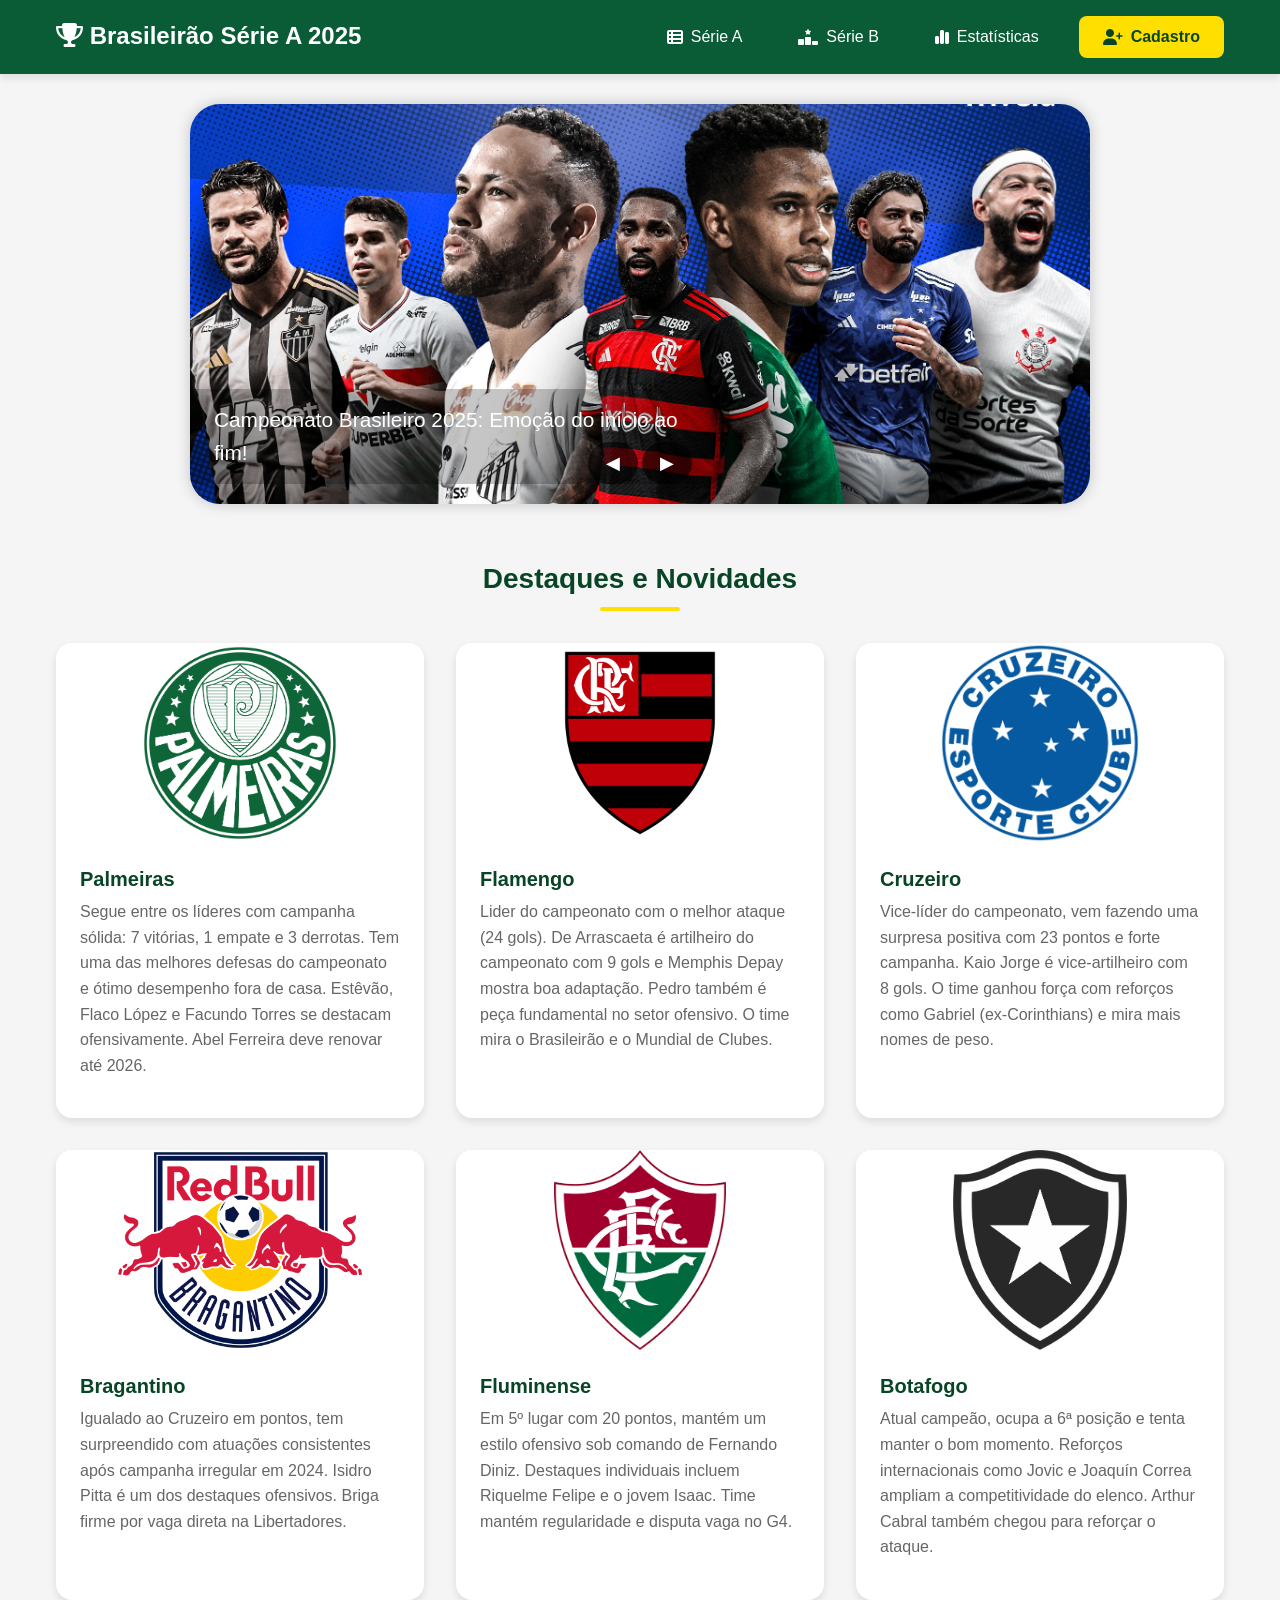
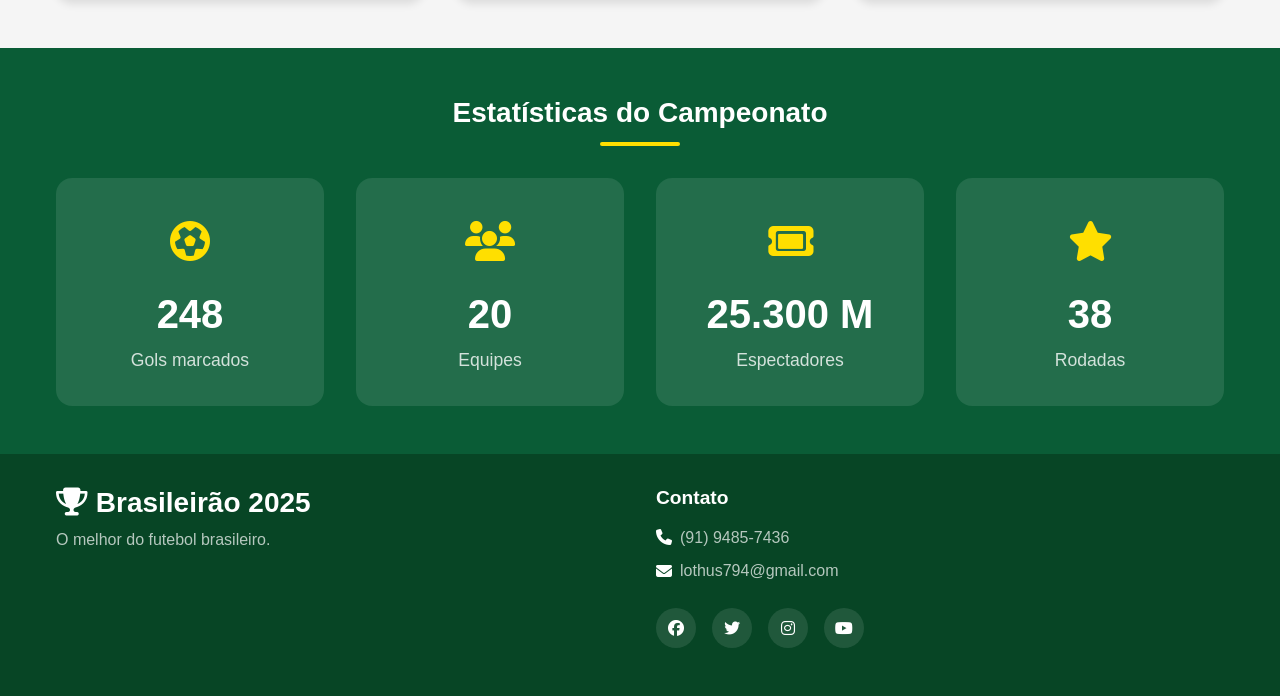
<file: principal/index.html>
<!DOCTYPE html>
<html lang="pt-br">
<head>
  <meta charset="UTF-8" />
  <meta name="viewport" content="width=device-width, initial-scale=1.0"/>
  <title>Brasileirão 2025</title>
<link rel="stylesheet" href="styles.css">
  <link rel="stylesheet" href="https://cdnjs.cloudflare.com/ajax/libs/font-awesome/6.4.0/css/all.min.css">
</head>
<body>
  <header class="header">
    <div class="header-container">
      <h1><i class="fas fa-trophy"></i> Brasileirão Série A 2025</h1>
      <nav class="main-nav">
        <button class="mobile-menu-btn">
          <span class="bar"></span>
          <span class="bar"></span>
          <span class="bar"></span>
        </button>
        <ul class="nav-list">
          <li><a href="../classificação/classificaçãoA.html" target="_blank" class="nav-link"><i class="fas fa-table-list"></i> Série A</a></li>
          <li><a href="../classificação/classificaçãoB.html" target="_blank" class="nav-link"><i class="fas fa-ranking-star"></i> Série B</a></li>
          <li><a href="../estatisticas/estatisticas.html" target="_blank" class="nav-link"><i class="fas fa-chart-simple"></i> Estatísticas</a></li>
          <li><a href="../login/login.html" target="_blank" class="nav-link cta-button"><i class="fas fa-user-plus"></i> Cadastro</a></li>
        </ul>
      </nav>
    </div>
  </header>

  <main>
    <section class="carrossel-container">
      <div class="carrossel">
        <div class="carrossel-track" id="carrosselTrack">
          <img src="../imagens/VoltaBrasileiro.webp" alt="Imagem 1">
          <img src="../imagens/lorran-flamengo-3_20250219104905.webp" alt="Imagem 2">
          <img src="../imagens/torcida.jpg" alt="Imagem 3">
          <img src="../imagens/flamengo-x-palmeiras.jpg.1200x0_q70_crop-top.webp" alt="Imagem 4">
        </div>
        <div id="carrosselLegenda" class="carrossel-legenda"></div>
        <div class="botoes">
          <button onclick="anterior()">◀</button>
          <button onclick="proxima()">▶</button>
        </div>
      </div>
    </section>

    <section class="info-section">
      <div class="container">
        <h2 class="section-title">Destaques e Novidades</h2>
        <div class="team-grid">
          <div class="team-card">
            <div class="team-image">
              <img src="../imagens/palmeiras-164.png" alt="" >
            </div>
            <div class="team-content">
              <h3>Palmeiras</h3>
              <p>Segue entre os líderes com campanha sólida: 7 vitórias, 1 empate e 3 derrotas. Tem uma das melhores defesas do campeonato e ótimo desempenho fora de casa. Estêvão, Flaco López e Facundo Torres se destacam ofensivamente. Abel Ferreira deve renovar até 2026.</p>
            </div>
          </div>

          <div class="team-card">
            <div class="team-image">
              <img src="../imagens/Logo_Flamengo_crest_1980-2018.png" alt="">
            </div>
            <div class="team-content">
              <h3>Flamengo</h3>
              <p>Lider do campeonato com o melhor ataque (24 gols). De Arrascaeta é artilheiro do campeonato com 9 gols e Memphis Depay mostra boa adaptação. Pedro também é peça fundamental no setor ofensivo. O time mira o Brasileirão e o Mundial de Clubes.</p>
            </div>
          </div>

          <div class="team-card">
            <div class="team-image">
              <img src="../imagens/Logo_Cruzeiro_1996.png" alt="">
            </div>
            <div class="team-content">
              <h3>Cruzeiro</h3>
              <p>Vice-líder do campeonato, vem fazendo uma surpresa positiva com 23 pontos e forte campanha. Kaio Jorge é vice-artilheiro com 8 gols. O time ganhou força com reforços como Gabriel (ex-Corinthians) e mira mais nomes de peso.</p>
            </div>
          </div>

          <div class="team-card">
            <div class="team-image">
              <img src="../imagens/RedBullBragantino.png" alt="">
            </div>
            <div class="team-content">
              <h3>Bragantino</h3>
              <p>Igualado ao Cruzeiro em pontos, tem surpreendido com atuações consistentes após campanha irregular em 2024. Isidro Pitta é um dos destaques ofensivos. Briga firme por vaga direta na Libertadores.</p>
            </div>
          </div>

          <div class="team-card">
            <div class="team-image">
              <img src="../imagens/Fluminense_FC_escudo.png" alt="">
            </div>
            <div class="team-content">
              <h3>Fluminense</h3>
              <p>Em 5º lugar com 20 pontos, mantém um estilo ofensivo sob comando de Fernando Diniz. Destaques individuais incluem Riquelme Felipe e o jovem Isaac. Time mantém regularidade e disputa vaga no G4.</p>
            </div>
          </div>
          
          <div class="team-card">
            <div class="team-image">
              <img src="../imagens/Escudo_Botafogo.png" alt="">
            </div>
            <div class="team-content">
              <h3>Botafogo</h3>
              <p>Atual campeão, ocupa a 6ª posição e tenta manter o bom momento. Reforços internacionais como Jovic e Joaquín Correa ampliam a competitividade do elenco. Arthur Cabral também chegou para reforçar o ataque.</p>
            </div>
          </div>


        </div>
      </div>
    </section>

    <section class="league-stats">
      <div class="container">
        <h2 class="section-title">Estatísticas do Campeonato</h2>
        <div class="stats-grid">
          <div class="stat-card">
            <div class="stat-icon"><i class="fas fa-futbol"></i></div>
            <div class="stat-content">
              <h3>248</h3>
              <p>Gols marcados</p>
            </div>
          </div>
          <div class="stat-card">
            <div class="stat-icon"><i class="fas fa-users"></i></div>
            <div class="stat-content">
              <h3>20</h3>
              <p>Equipes</p>
            </div>
          </div>
          <div class="stat-card">
            <div class="stat-icon"><i class="fas fa-ticket"></i></div>
            <div class="stat-content">
              <h3> 25.300 M</h3>
              <p>Espectadores</p>
            </div>
          </div>
          <div class="stat-card">
            <div class="stat-icon"><i class="fas fa-star"></i></div>
            <div class="stat-content">
              <h3>38</h3>
              <p>Rodadas</p>
            </div>
          </div>
        </div>
      </div>
    </section>
  </main>

  <footer class="footer">
    <div class="container">
      <div class="footer-content">
        <div class="footer-brand">
          <h2><i class="fas fa-trophy"></i> Brasileirão 2025</h2>
          <p>O melhor do futebol brasileiro.</p>
        </div>
        <div class="footer-contact">
          <h3>Contato</h3>
          <p><i class="fas fa-phone"></i> <a href="tel:91 94857436">(91) 9485-7436</a></p>
          <p><i class="fas fa-envelope"></i> <a href="mailto:lothus794@gmail.com">lothus794@gmail.com</a></p>
          <div class="social-icons">
            <a href="#" aria-label="Facebook"><i class="fab fa-facebook"></i></a>
            <a href="#" aria-label="Twitter"><i class="fab fa-twitter"></i></a>
            <a href="#" aria-label="Instagram"><i class="fab fa-instagram"></i></a>
            <a href="#" aria-label="YouTube"><i class="fab fa-youtube"></i></a>
          </div>
        </div>
      </div>
    </div>
  </footer>

  <script src="main.js"></script>
</body>
</html>
</file>
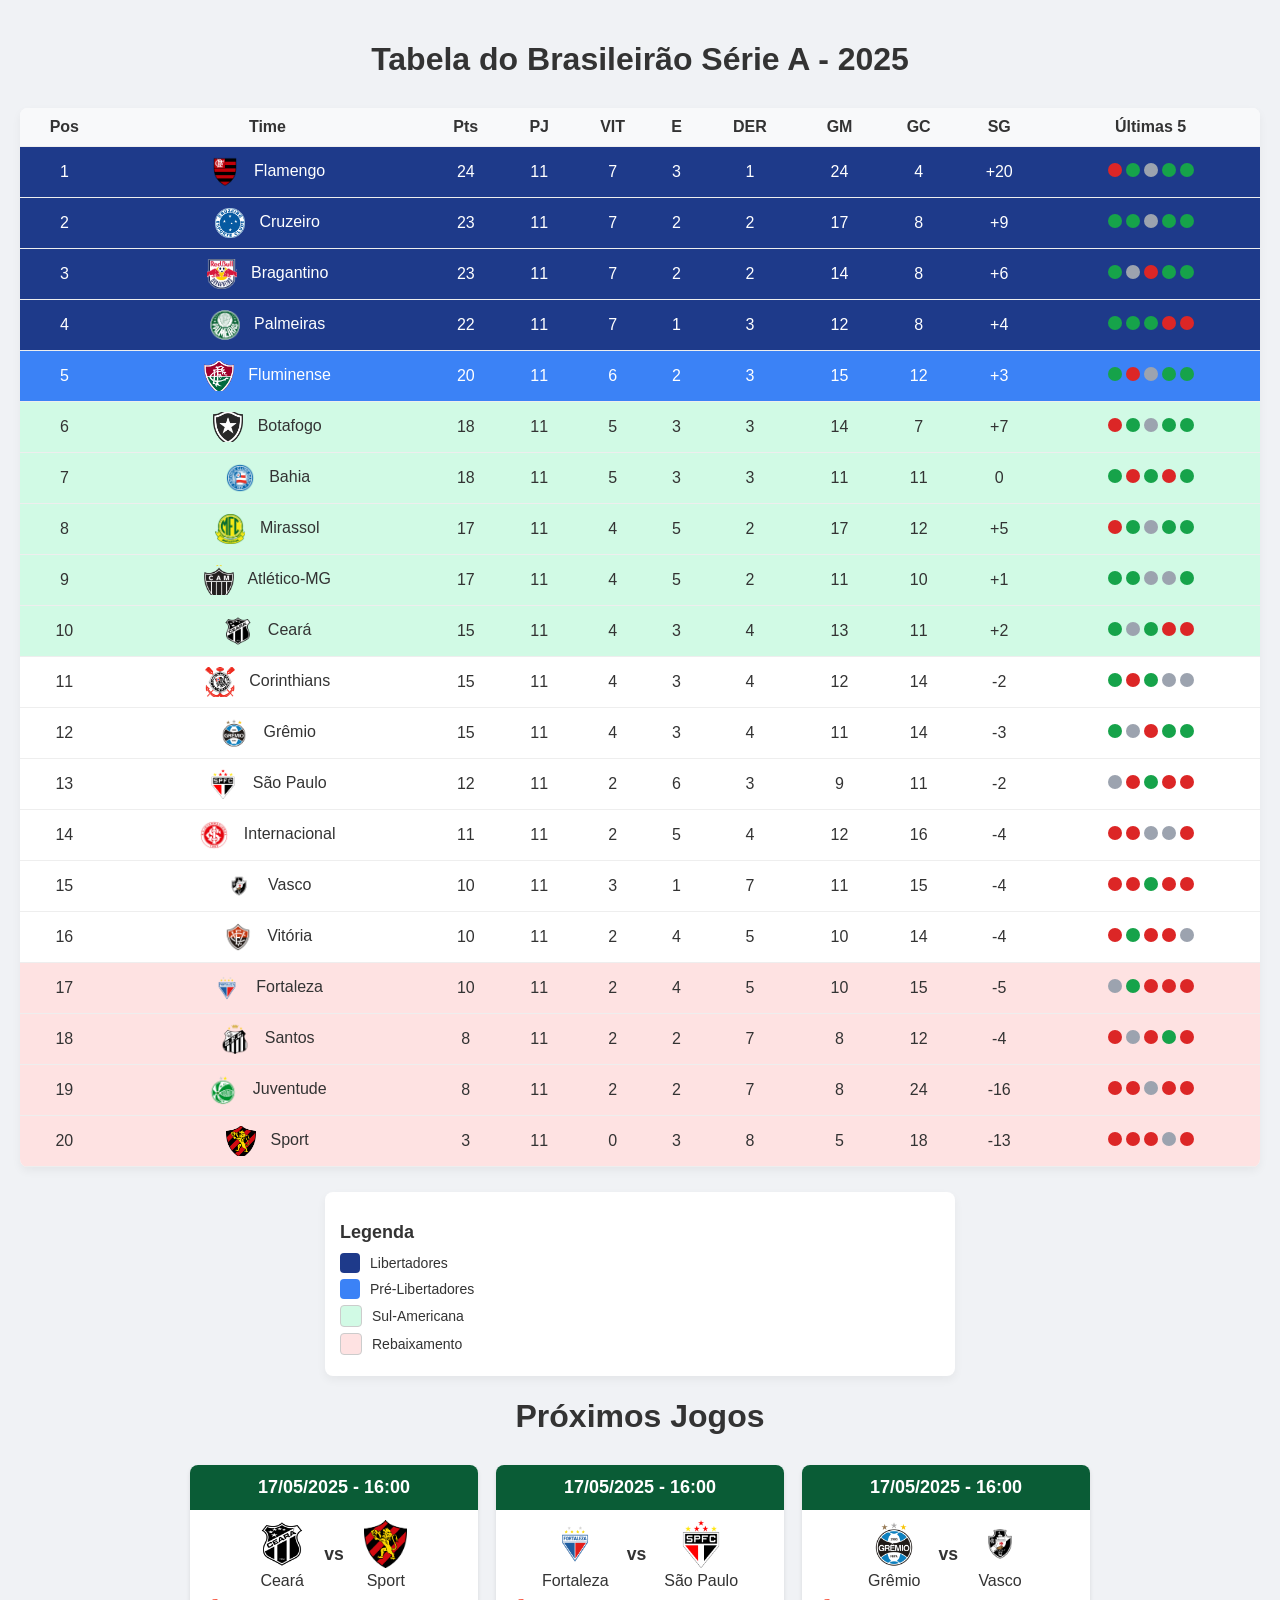
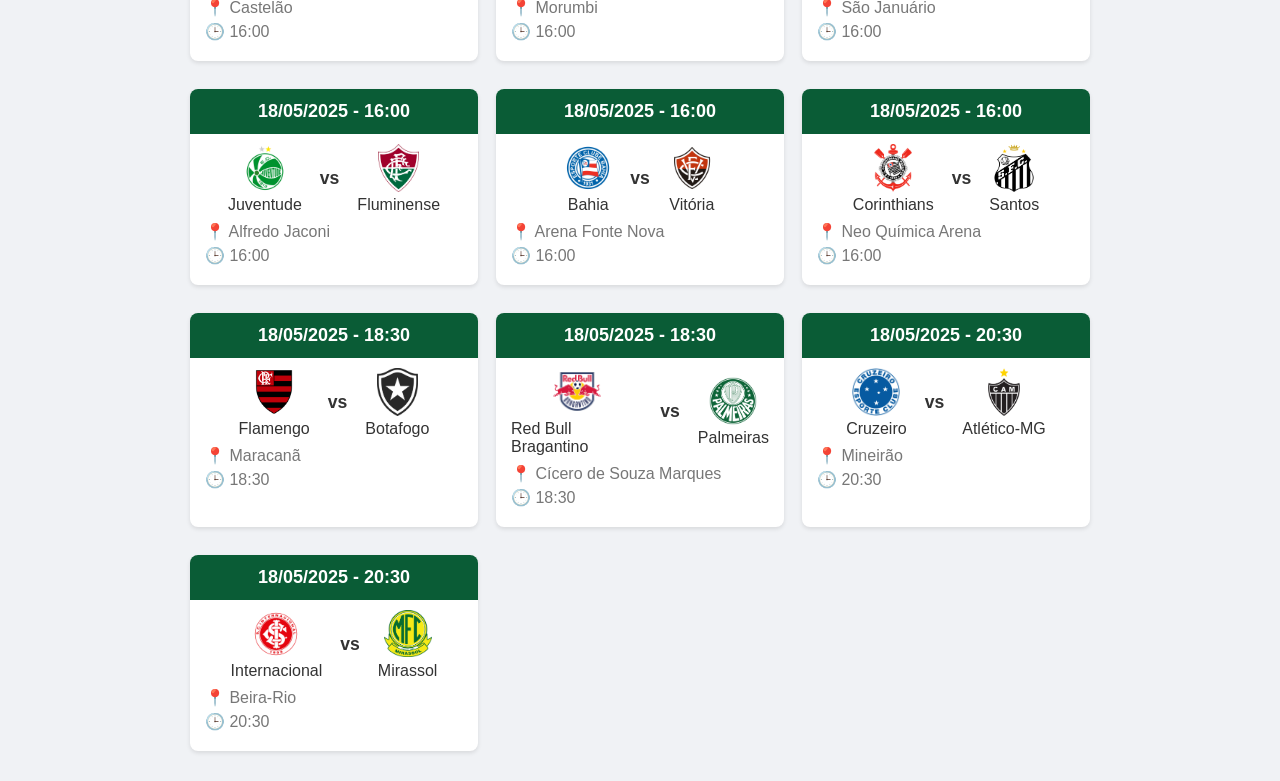
<file: classificação/classificaçãoA.html>
<!DOCTYPE html>
<html lang="pt-br">
<head>
  <meta charset="UTF-8">
  <title>Tabela Brasileirão 2025</title>
  <link rel="stylesheet" href="seriea.css">
</head>
<body>

  <h1>Tabela do Brasileirão Série A - 2025</h1>

  <table>
    <thead>
      <tr>
        <th>Pos</th>
        <th>Time</th>
        <th>Pts</th>
        <th>PJ</th>
        <th>VIT</th>
        <th>E</th>
        <th>DER</th>
        <th>GM</th>
        <th>GC</th>
        <th>SG</th>
        <th>Últimas 5</th>
      </tr>
    </thead>
    <tbody>
      <tr class="libertadores">
        <td>1</td>
        <td><img src="../imagens/Logo_Flamengo_crest_1980-2018.png" class="logo"> Flamengo</td>
        <td>24</td>
        <td>11</td>
        <td>7</td>
        <td>3</td>
        <td>1</td>
        <td>24</td>
        <td>4</td>
        <td>+20</td>
        <td class="form"><span class="loss"></span><span class="win"></span><span class="draw"></span><span class="win"></span><span class="win"></span></td>
      </tr>

      <tr class="libertadores">
        <td>2</td>
        <td><img src="../imagens/Logo_Cruzeiro_1996.png" class="logo"> Cruzeiro</td>
        <td>23</td>
        <td>11</td>
        <td>7</td>
        <td>2</td>
        <td>2</td>
        <td>17</td>
        <td>8</td>
        <td>+9</td>
        <td class="form"><span class="win"></span><span class="win"></span><span class="draw"></span><span class="win"></span><span class="win"></span></td>
      </tr>

      <tr class="libertadores">
        <td>3</td>
        <td><img src="../imagens/RedBullBragantino.png" class="logo"> Bragantino</td>
        <td>23</td>
        <td>11</td>
        <td>7</td>
        <td>2</td>
        <td>2</td>
        <td>14</td>
        <td>8</td>
        <td>+6</td>
        <td class="form"><span class="win"></span><span class="draw"></span><span class="loss"></span><span class="win"></span><span class="win"></span></td>
      </tr>

      <tr class="libertadores">
        <td>4</td>
        <td><img src="../imagens/palmeiras-164.png" class="logo"> Palmeiras</td>
        <td>22</td>
        <td>11</td>
        <td>7</td>
        <td>1</td>
        <td>3</td>
        <td>12</td>
        <td>8</td>
        <td>+4</td>
        <td class="form"><span class="win"></span><span class="win"></span><span class="win"></span><span class="loss"></span><span class="loss"></span></td>
      </tr>

      <tr class="pre-libertadores">
        <td>5</td>
        <td><img src="../imagens/Fluminense_FC_escudo.png" class="logo"> Fluminense</td>
        <td>20</td>
        <td>11</td>
        <td>6</td>
        <td>2</td>
        <td>3</td>
        <td>15</td>
        <td>12</td>
        <td>+3</td>
        <td class="form"><span class="win"></span><span class="loss"></span><span class="draw"></span><span class="win"></span><span class="win"></span></td>
      </tr>

      <tr class="sul-americana">
        <td>6</td>
        <td><img src="../imagens/Escudo_Botafogo.png" class="logo"> Botafogo</td>
        <td>18</td>
        <td>11</td>
        <td>5</td>
        <td>3</td>
        <td>3</td>
        <td>14</td>
        <td>7</td>
        <td>+7</td>
        <td class="form"><span class="loss"></span><span class="win"></span><span class="draw"></span><span class="win"></span><span class="win"></span></td>
      </tr>

      <tr class="sul-americana">
        <td>7</td>
        <td><img src="../imagens/logo-bahia-4096.png" class="logo"> Bahia</td>
        <td>18</td>
        <td>11</td>
        <td>5</td>
        <td>3</td>
        <td>3</td>
        <td>11</td>
        <td>11</td>
        <td>0</td>
        <td class="form"><span class="win"></span><span class="loss"></span><span class="win"></span><span class="loss"></span><span class="win"></span></td>
      </tr>

      <tr class="sul-americana">
        <td>8</td>
        <td><img src="../imagens/Mirassol_FC_logo.png" class="logo"> Mirassol</td>
        <td>17</td>
        <td>11</td>
        <td>4</td>
        <td>5</td>
        <td>2</td>
        <td>17</td>
        <td>12</td>
        <td>+5</td>
        <td class="form"><span class="loss"></span><span class="win"></span><span class="draw"></span><span class="win"></span><span class="win"></span></td>
      </tr>

      <tr class="sul-americana">
        <td>9</td>
        <td><img src="../imagens/Atletico_mineiro_galo.png" class="logo"> Atlético-MG</td>
        <td>17</td>
        <td>11</td>
        <td>4</td>
        <td>5</td>
        <td>2</td>
        <td>11</td>
        <td>10</td>
        <td>+1</td>
        <td class="form"><span class="win"></span><span class="win"></span><span class="draw"></span><span class="draw"></span><span class="win"></span></td>
      </tr>

      <tr class="sul-americana">
        <td>10</td>
        <td><img src="../imagens/ceara-sporting-club-logo-png_seeklogo-246548.png" class="logo"> Ceará</td>
        <td>15</td>
        <td>11</td>
        <td>4</td>
        <td>3</td>
        <td>4</td>
        <td>13</td>
        <td>11</td>
        <td>+2</td>
        <td class="form"><span class="win"></span><span class="draw"></span><span class="win"></span><span class="loss"></span><span class="loss"></span></td>
      </tr>

      <tr>
        <td>11</td>
        <td><img src="../imagens/Corinthians_simbolo.png" class="logo"> Corinthians</td>
        <td>15</td>
        <td>11</td>
        <td>4</td>
        <td>3</td>
        <td>4</td>
        <td>12</td>
        <td>14</td>
        <td>-2</td>
        <td class="form"><span class="win"></span><span class="loss"></span><span class="win"></span><span class="draw"></span><span class="draw"></span></td>
      </tr>

      <tr>
        <td>12</td>
        <td><img src="../imagens/gremio-logo-png_seeklogo-288139.png" class="logo"> Grêmio</td>
        <td>15</td>
        <td>11</td>
        <td>4</td>
        <td>3</td>
        <td>4</td>
        <td>11</td>
        <td>14</td>
        <td>-3</td>
        <td class="form"><span class="win"></span><span class="draw"></span><span class="loss"></span><span class="win"></span><span class="win"></span></td>
      </tr>

      <tr>
        <td>13</td>
        <td><img src="../imagens/Escudo_do_SPFC_2006-Atualmente.png" class="logo"> São Paulo</td>
        <td>12</td>
        <td>11</td>
        <td>2</td>
        <td>6</td>
        <td>3</td>
        <td>9</td>
        <td>11</td>
        <td>-2</td>
        <td class="form"><span class="draw"></span><span class="loss"></span><span class="win"></span><span class="loss"></span><span class="loss"></span></td>
      </tr>

      <tr>
        <td>14</td>
        <td><img src="../imagens/logo-internacional-4096.png" class="logo"> Internacional</td>
        <td>11</td>
        <td>11</td>
        <td>2</td>
        <td>5</td>
        <td>4</td>
        <td>12</td>
        <td>16</td>
        <td>-4</td>
        <td class="form"><span class="loss"></span><span class="loss"></span><span class="draw"></span><span class="draw"></span><span class="loss"></span></td>
      </tr>

      <tr>
        <td>15</td>
        <td><img src="../imagens/vasco-da-gama-logo-0.png" class="logo"> Vasco</td>
        <td>10</td>
        <td>11</td>
        <td>3</td>
        <td>1</td>
        <td>7</td>
        <td>11</td>
        <td>15</td>
        <td>-4</td>
        <td class="form"><span class="loss"></span><span class="loss"></span><span class="win"></span><span class="loss"></span><span class="loss"></span></td>
      </tr>

      <tr>
        <td>16</td>
        <td><img src="../imagens/logo-vitoria-2048.png" class="logo"> Vitória</td>
        <td>10</td>
        <td>11</td>
        <td>2</td>
        <td>4</td>
        <td>5</td>
        <td>10</td>
        <td>14</td>
        <td>-4</td>
        <td class="form"><span class="loss"></span><span class="win"></span><span class="loss"></span><span class="loss"></span><span class="draw"></span></td>
      </tr>

      <tr class="rebaixamento">
        <td>17</td>
        <td><img src="../imagens/DjWsx7kW4AEesR3.png" class="logo"> Fortaleza</td>
        <td>10</td>
        <td>11</td>
        <td>2</td>
        <td>4</td>
        <td>5</td>
        <td>10</td>
        <td>15</td>
        <td>-5</td>
        <td class="form"><span class="draw"></span><span class="win"></span><span class="loss"></span><span class="loss"></span><span class="loss"></span></td>
      </tr>

      <tr class="rebaixamento">
        <td>18</td>
        <td><img src="../imagens/Santos_Logo.png" class="logo"> Santos</td>
        <td>8</td>
        <td>11</td>
        <td>2</td>
        <td>2</td>
        <td>7</td>
        <td>8</td>
        <td>12</td>
        <td>-4</td>
        <td class="form"><span class="loss"></span><span class="draw"></span><span class="loss"></span><span class="win"></span><span class="loss"></span></td>
      </tr>

      <tr class="rebaixamento">
        <td>19</td>
        <td><img src="../imagens/EC_Juventude.svg.png" class="logo"> Juventude</td>
        <td>8</td>
        <td>11</td>
        <td>2</td>
        <td>2</td>
        <td>7</td>
        <td>8</td>
        <td>24</td>
        <td>-16</td>
        <td class="form"><span class="loss"></span><span class="loss"></span><span class="draw"></span><span class="loss"></span><span class="loss"></span></td>
      </tr>

      <tr class="rebaixamento">
        <td>20</td>
        <td><img src="../imagens/sport-recife-logo-escudo-1.png" class="logo"> Sport</td>
        <td>3</td>
        <td>11</td>
        <td>0</td>
        <td>3</td>
        <td>8</td>
        <td>5</td>
        <td>18</td>
        <td>-13</td>
        <td class="form"><span class="loss"></span><span class="loss"></span><span class="loss"></span><span class="draw"></span><span class="loss"></span></td>
      </tr>
    </tbody>
  </table>

  <div class="legenda">
    <h2>Legenda</h2>
    <div class="legenda-item"><div class="legenda-color cor-libertadores"></div>Libertadores</div>
    <div class="legenda-item"><div class="legenda-color cor-pre-libertadores"></div>Pré-Libertadores</div>
    <div class="legenda-item"><div class="legenda-color cor-sul-americana"></div>Sul-Americana</div>
    <div class="legenda-item"><div class="legenda-color cor-rebaixamento"></div>Rebaixamento</div>
  </div>

  <h1>Próximos Jogos</h1>
  <div class="jogos-container">
    <div class="jogo">
      <h2>17/05/2025 - 16:00</h2>
      <div class="times-jogo">
        <div class="time-jogo">
          <img src="../imagens/ceara-sporting-club-logo-png_seeklogo-246548.png" alt="Ceará" class="escudo-jogo">
          <span>Ceará</span>
        </div>
        <span class="versus">vs</span>
        <div class="time-jogo">
          <img src="../imagens/sport-recife-logo-escudo-1.png" alt="Sport" class="escudo-jogo">
          <span>Sport</span>
        </div>
      </div>
      <p>📍 Castelão</p>
      <p>🕒 16:00</p>
    </div>

    <div class="jogo">
      <h2>17/05/2025 - 16:00</h2>
      <div class="times-jogo">
        <div class="time-jogo">
          <img src="../imagens/DjWsx7kW4AEesR3.png" alt="Fortaleza" class="escudo-jogo">
          <span>Fortaleza</span>
        </div>
        <span class="versus">vs</span>
        <div class="time-jogo">
          <img src="../imagens/Escudo_do_SPFC_2006-Atualmente.png" alt="São Paulo" class="escudo-jogo">
          <span>São Paulo</span>
        </div>
      </div>
      <p>📍 Morumbi</p>
      <p>🕒 16:00</p>
    </div>

    <div class="jogo">
      <h2>17/05/2025 - 16:00</h2>
      <div class="times-jogo">
        <div class="time-jogo">
          <img src="../imagens/gremio-logo-png_seeklogo-288139.png" alt="Grêmio" class="escudo-jogo">
          <span>Grêmio</span>
        </div>
        <span class="versus">vs</span>
        <div class="time-jogo">
          <img src="../imagens/vasco-da-gama-logo-0.png" alt="Vasco" class="escudo-jogo">
          <span>Vasco</span>
        </div>
      </div>
      <p>📍 São Januário</p>
      <p>🕒 16:00</p>
    </div>

    <div class="jogo">
      <h2>18/05/2025 - 16:00</h2>
      <div class="times-jogo">
        <div class="time-jogo">
          <img src="../imagens/EC_Juventude.svg.png" alt="Juventude" class="escudo-jogo">
          <span>Juventude</span>
        </div>
        <span class="versus">vs</span>
        <div class="time-jogo">
          <img src="../imagens/Fluminense_FC_escudo.png" alt="Fluminense" class="escudo-jogo">
          <span>Fluminense</span>
        </div>
      </div>
      <p>📍 Alfredo Jaconi</p>
      <p>🕒 16:00</p>
    </div>
    <div class="jogo">
      <h2>18/05/2025 - 16:00</h2>
      <div class="times-jogo">
        <div class="time-jogo">
          <img src="../imagens/logo-bahia-4096.png" alt="Bahia" class="escudo-jogo">
          <span>Bahia</span>
        </div>
        <span class="versus">vs</span>
        <div class="time-jogo">
          <img src="../imagens/logo-vitoria-2048.png" alt="Vitória" class="escudo-jogo">
          <span>Vitória</span>
        </div>
      </div>
      <p>📍 Arena Fonte Nova</p>
      <p>🕒 16:00</p>
    </div>
    <div class="jogo">
      <h2>18/05/2025 - 16:00</h2>
      <div class="times-jogo">
        <div class="time-jogo">
          <img src="../imagens/Corinthians_simbolo.png" alt="Corinthians" class="escudo-jogo">
          <span>Corinthians</span>
        </div>
        <span class="versus">vs</span>
        <div class="time-jogo">
          <img src="../imagens/Santos_Logo.png" alt="Santos" class="escudo-jogo">
          <span>Santos</span>
        </div>
      </div>
      <p>📍 Neo Química Arena</p>
      <p>🕒 16:00</p>
    </div>
    <div class="jogo">
      <h2>18/05/2025 - 18:30</h2>
      <div class="times-jogo">
        <div class="time-jogo">
          <img src="../imagens/Logo_Flamengo_crest_1980-2018.png" alt="Flamengo" class="escudo-jogo">
          <span>Flamengo</span>
        </div>
        <span class="versus">vs</span>
        <div class="time-jogo">
          <img src="../imagens/Escudo_Botafogo.png" alt="Botafogo" class="escudo-jogo">
          <span>Botafogo</span>
        </div>
      </div>
      <p>📍 Maracanã</p>
      <p>🕒 18:30</p>
    </div>
    <div class="jogo">
      <h2>18/05/2025 - 18:30</h2>
      <div class="times-jogo">
        <div class="time-jogo">
          <img src="../imagens/RedBullBragantino.png" alt="Red Bull Bragantino" class="escudo-jogo">
          <span>Red Bull Bragantino</span>
        </div>
        <span class="versus">vs</span>
        <div class="time-jogo">
          <img src="../imagens/palmeiras-164.png" alt="Palmeiras" class="escudo-jogo">
          <span>Palmeiras</span>
        </div>
      </div>
      <p>📍 Cícero de Souza Marques</p>
      <p>🕒 18:30</p>
    </div>
    <div class="jogo">
      <h2>18/05/2025 - 20:30</h2>
      <div class="times-jogo">
        <div class="time-jogo">
          <img src="../imagens/Logo_Cruzeiro_1996.png" alt="Cruzeiro" class="escudo-jogo">
          <span>Cruzeiro</span>
        </div>
        <span class="versus">vs</span>
        <div class="time-jogo">
          <img src="../imagens/Atletico_mineiro_galo.png" alt="Atlético-MG" class="escudo-jogo">
          <span>Atlético-MG</span>
        </div>
      </div>
      <p>📍 Mineirão</p>
      <p>🕒 20:30</p>
    </div>
    <div class="jogo">
      <h2>18/05/2025 - 20:30</h2>
      <div class="times-jogo">
        <div class="time-jogo">
          <img src="../imagens/logo-internacional-4096.png" alt="Internacional" class="escudo-jogo">
          <span>Internacional</span>
        </div>
        <span class="versus">vs</span>
        <div class="time-jogo">
          <img src="../imagens/Mirassol_FC_logo.png" alt="Mirassol" class="escudo-jogo">
          <span>Mirassol</span>
        </div>
      </div>
      <p>📍 Beira-Rio</p>
      <p>🕒 20:30</p>
    </div>
  </div>
</body>
</html>
</file>
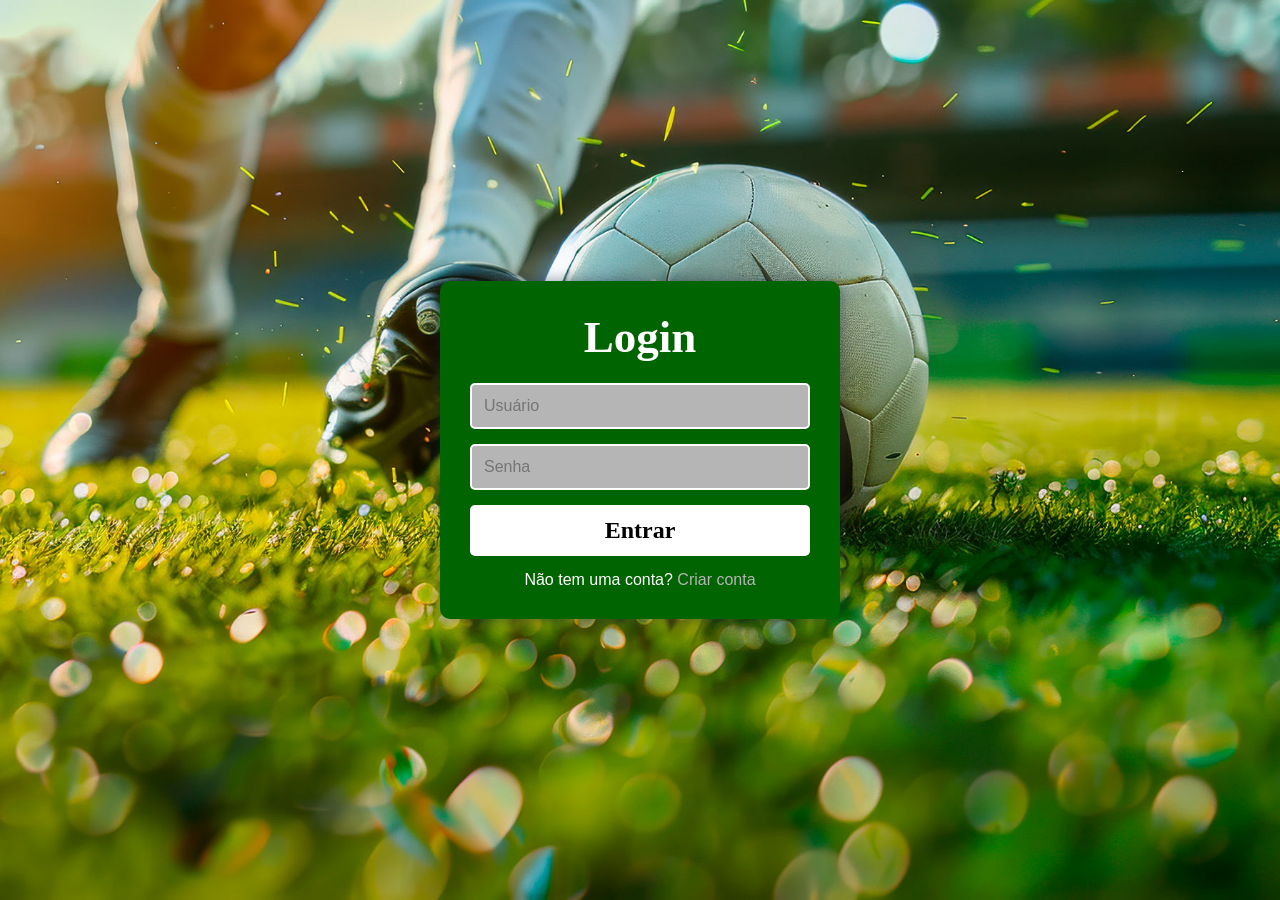
<file: login/login.html>
<!DOCTYPE html>
<html lang="pt-br">
<head>
    <meta charset="UTF-8">
    <meta name="viewport" content="width=device-width, initial-scale=1.0">
    <title>Login</title>
    <link rel="stylesheet" href="style.css">
</head>
<body>  
    <div class="container-login">
        <h1>Login</h1>
        <form id="formulario-login">
            <input type="text" id="usuario" placeholder="Usuário" required>
            <input type="password" id="senha" placeholder="Senha" required>
            <button type="submit">Entrar</button>
            <p>Não tem uma conta? <a href="index.php" target="_blank">Criar conta</a></p>
            <div id="mensagem" class="mensagem"></div>
        </form>
    </div>
    <script src="script.js"></script>
</body>
</html>
</file>
<file: principal/styles.css>
/* Base styles */
:root {
  /* Color system */
  --color-primary: #0A5C36;
  --color-primary-dark: #074525;
  --color-primary-light: #1A7D4E;
  --color-secondary: #FFDF00;
  --color-secondary-dark: #E6C800;
  --color-secondary-light: #FFEB66;
  --color-accent: #009C3B;
  --color-text: #333333;
  --color-text-light: #666666;
  --color-text-lighter: #999999;
  --color-background: #F5F5F5;
  --color-white: #FFFFFF;
  --color-card: #FFFFFF;
  --color-success: #28a745;
  --color-warning: #ffc107;
  --color-error: #dc3545;
  
  /* Spacing (8px system) */
  --space-xs: 4px;
  --space-sm: 8px;
  --space-md: 16px;
  --space-lg: 24px;
  --space-xl: 32px;
  --space-xxl: 48px;
  
  /* Border radius */
  --radius-sm: 4px;
  --radius-md: 8px;
  --radius-lg: 16px;
  
  /* Shadows */
  --shadow-sm: 0 2px 4px rgba(0, 0, 0, 0.05);
  --shadow-md: 0 4px 8px rgba(0, 0, 0, 0.1);
  --shadow-lg: 0 8px 16px rgba(0, 0, 0, 0.1);
  
  /* Transitions */
  --transition-fast: 0.2s ease;
  --transition-normal: 0.3s ease;
  --transition-slow: 0.5s ease;
}

* {
  margin: 0;
  padding: 0;
  box-sizing: border-box;
}

body {
  font-family: 'Segoe UI', Tahoma, Geneva, Verdana, sans-serif;
  background-color: var(--color-background);
  color: var(--color-text);
  line-height: 1.6;
  min-height: 100vh;
  display: flex;
  flex-direction: column;
}

.container {
  width: 100%;
  max-width: 1200px;
  margin: 0 auto;
  padding: 0 var(--space-md);
}

/* Typography */
h1, h2, h3, h4, h5, h6 {
  margin-bottom: var(--space-md);
  font-weight: 600;
  line-height: 1.2;
  color: var(--color-primary-dark);
}

h1 {
  font-size: 2rem;
  margin-bottom: var(--space-lg);
}

h2 {
  font-size: 1.75rem;
}

h3 {
  font-size: 1.25rem;
}

a {
  color: var(--color-primary);
  text-decoration: none;
  transition: color var(--transition-fast);
}

a:hover {
  color: var(--color-primary-dark);
}

.section-title {
  text-align: center;
  margin-bottom: var(--space-xl);
  position: relative;
  padding-bottom: var(--space-md);
}

.section-title::after {
  content: '';
  position: absolute;
  bottom: 0;
  left: 50%;
  transform: translateX(-50%);
  width: 80px;
  height: 4px;
  background-color: var(--color-secondary);
  border-radius: var(--radius-sm);
}

/* Header */
.header {
  background-color: var(--color-primary);
  color: var(--color-white);
  position: sticky;
  top: 0;
  z-index: 1000;
  box-shadow: var(--shadow-md);
}

.header-container {
  display: flex;
  justify-content: space-between;
  align-items: center;
  padding: var(--space-md) var(--space-md);
  max-width: 1200px;
  margin: 0 auto;
}

.header h1 {
  font-size: 1.5rem;
  margin: 0;
  color: var(--color-white);
}

.main-nav {
  display: flex;
  align-items: center;
}

.nav-list {
  display: flex;
  list-style: none;
  gap: var(--space-lg);
}

.nav-link {
  color: var(--color-white);
  font-weight: 500;
  padding: var(--space-sm) var(--space-md);
  border-radius: var(--radius-md);
  transition: all var(--transition-fast);
  display: flex;
  align-items: center;
  gap: var(--space-sm);
}

.nav-link:hover {
  background-color: rgba(255, 255, 255, 0.1);
  color: var(--color-secondary);
}

.cta-button {
  background-color: var(--color-secondary);
  color: var(--color-primary-dark) !important;
  padding: var(--space-sm) var(--space-lg) !important;
  border-radius: var(--radius-md);
  font-weight: 600;
  transition: all var(--transition-fast);
}

.cta-button:hover {
  background-color: var(--color-secondary-dark);
  transform: translateY(-2px);
  box-shadow: var(--shadow-sm);
}

.mobile-menu-btn {
  display: none;
  background: none;
  border: none;
  cursor: pointer;
  padding: var(--space-sm);
}

.bar {
  display: block;
  width: 25px;
  height: 3px;
  margin: 5px auto;
  background-color: var(--color-white);
  transition: all var(--transition-fast);
}

/* Carrossel */
.carrossel-container {
    text-align: center;
  }
  
  .carrossel {
    position: relative;
    width: 100%;
    max-width: 900px;
    height: 400px;
    margin: 0 auto 10px auto;
    border-radius: 30px;
    margin-top: 30px;
    overflow: hidden;
    box-shadow: 0 0 15px rgba(0,0,0,0.2);
  }
  
  .carrossel-track {
    display: flex;
    width: 100%;
    height: 100%;
    transition: transform 0.6s cubic-bezier(.77,0,.18,1);
  }
  
  .carrossel-track img {
    width: 100%;
      height: 400px;
      object-fit: cover;
      flex-shrink: 0;
  }
  
  .botoes {
    position: absolute;
    width: 100%;
    bottom: 20px;
    text-align: center;
  }
  
  .botoes button {
    background-color: rgba(0, 0, 0, 0.6);
    border: none;
    color: #fff;
    padding: 10px 18px;       
    margin: 0px 0px;
    cursor: pointer;
    font-size: 18px;
    border-radius: 60px;
  }

  .carrossel-legenda {
    position: absolute;
    left: 0;
    bottom: 20px;
    background: rgba(0, 0, 0, 0.223);
    color: #fff;
    font-size: 1.3rem;
    padding: 14px 28px 14px 24px;
    border-radius: 0 18px 18px 0;
    text-align: left;
    max-width: 60%;
    pointer-events: none;
    transition: opacity 0.4s;
  }


/* Info section */
.info-section {
  padding: var(--space-xxl) 0;
}

.team-grid {
  display: grid;
  grid-template-columns: repeat(auto-fill, minmax(300px, 1fr));
  gap: var(--space-xl);
}

.team-card {
  background-color: var(--color-card);
  border-radius: var(--radius-lg);
  overflow: hidden;
  box-shadow: var(--shadow-md);
  transition: transform var(--transition-fast), box-shadow var(--transition-fast);
}

.team-card:hover {
  transform: translateY(-5px);
  box-shadow: var(--shadow-lg);
}

.team-image {
  height: 200px;
  display: flex;
  align-items: center;
  justify-content: center;
  background: #fff; /* ou var(--color-card) */
  overflow: hidden;
}

.team-image img {
  width: 100%;
  height: 100%;
  object-fit: contain; /* Mantém proporção sem cortar */
  background: transparent;
  transition: transform var(--transition-normal);
}

.team-card:hover .team-image img {
  transform: scale(1.05);
}

.team-content {
  padding: var(--space-lg);
}

.team-content h3 {
  margin-bottom: var(--space-sm);
  color: var(--color-primary-dark);
}

.team-content p {
  margin-bottom: var(--space-md);
  color: var(--color-text-light);
}

/* Stats section */
.league-stats {
  background-color: var(--color-primary);
  color: var(--color-white);
  padding: var(--space-xxl) 0;
}

.league-stats .section-title {
  color: var(--color-white);
}

.league-stats .section-title::after {
  background-color: var(--color-secondary);
}

.stats-grid {
  display: grid;
  grid-template-columns: repeat(auto-fit, minmax(200px, 1fr));
  gap: var(--space-xl);
}

.stat-card {
  background-color: rgba(255, 255, 255, 0.1);
  border-radius: var(--radius-lg);
  padding: var(--space-xl);
  text-align: center;
  transition: transform var(--transition-fast);
}

.stat-card:hover {
  transform: translateY(-5px);
}

.stat-icon {
  font-size: 2.5rem;
  color: var(--color-secondary);
  margin-bottom: var(--space-md);
}

.stat-content h3 {
  font-size: 2.5rem;
  margin-bottom: var(--space-sm);
  color: var(--color-white);
}

.stat-content p {
  color: rgba(255, 255, 255, 0.8);
  font-size: 1.1rem;
}

/* Footer */
.footer {
  background-color: var(--color-primary-dark);
  color: var(--color-white);
  padding: var(--space-xl) 0 var(--space-md);
  margin-top: auto;
}

.footer-content {
  display: grid;
  grid-template-columns: repeat(auto-fit, minmax(250px, 1fr));
  gap: var(--space-xl);
  margin-bottom: var(--space-xl);
}

.footer-brand h2 {
  color: var(--color-white);
  margin-bottom: var(--space-sm);
}

.footer-brand p {
  color: rgba(255, 255, 255, 0.7);
}

.footer-contact h3 {
  color: var(--color-white);
  margin-bottom: var(--space-md);
  font-size: 1.2rem;
}

.footer-contact a {
  color: rgba(255, 255, 255, 0.7);
  transition: color var(--transition-fast);
}

.footer-contact a:hover {
  color: var(--color-secondary);
}

.footer-contact p {
  display: flex;
  align-items: center;
  gap: var(--space-sm);
  margin-bottom: var(--space-sm);
}

.social-icons {
  display: flex;
  gap: var(--space-md);
  margin-top: var(--space-lg);
}

.social-icons a {
  display: flex;
  align-items: center;
  justify-content: center;
  width: 40px;
  height: 40px;
  border-radius: 50%;
  background-color: rgba(255, 255, 255, 0.1);
  color: var(--color-white);
  transition: all var(--transition-fast);
}

.social-icons a:hover {
  background-color: var(--color-secondary);
  color: var(--color-primary-dark);
  transform: translateY(-3px);
}

.footer-bottom {
  text-align: center;
  padding-top: var(--space-lg);
  border-top: 1px solid rgba(255, 255, 255, 0.1);
  color: rgba(255, 255, 255, 0.5);
  font-size: 0.9rem;
}

/* Responsive styles */
@media (max-width: 1024px) {
  h1 {
    font-size: 1.75rem;
  }
  
  h2 {
    font-size: 1.5rem;
  }
  
  .carousel {
    height: 350px;
  }
}

@media (max-width: 768px) {
  .header-container {
    flex-direction: column;
    align-items: stretch;
    padding: var(--space-md);
  }
  
  .header-container h1 {
    margin-bottom: var(--space-md);
    text-align: center;
  }
  
  .mobile-menu-btn {
    display: block;
    position: absolute;
    top: var(--space-md);
    right: var(--space-md);
  }
  
  .nav-list {
    flex-direction: column;
    gap: var(--space-md);
    align-items: center;
    max-height: 0;
    overflow: hidden;
    transition: max-height var(--transition-normal);
  }
  
  .nav-list.active {
    max-height: 500px; /* Ajuste conforme necessário */
  }

  .team-grid,
  .stats-grid {
    grid-template-columns: 1fr;
  }
  
  .footer-content {
    grid-template-columns: 1fr;
    text-align: center;
  }
  
  .footer-contact p {
    justify-content: center;
  }
  
  .social-icons {
    justify-content: center;
  }
}

@media (max-width: 480px) {
  .section-title {
    font-size: 1.5rem;
  }
}
</file>
<file: classificação/seriea.css>
body {
      font-family: 'Segoe UI', Tahoma, Geneva, Verdana, sans-serif;
      background-color: #f0f2f5;
      margin: 0;
      padding: 20px;
      color: #333
    }
    h1 {
      text-align: center;
      margin-bottom: 30px;
    }
    table {
      width: 100%;
      border-collapse: collapse;
      background-color: #fff;
      box-shadow: 0 4px 10px rgba(0,0,0,0.05);
      border-radius: 8px;
      overflow: hidden;
    }
    th, td {
      padding: 10px 6px;
      text-align: center;
      border-bottom: 1px solid #eee;
    }
    th {
      background-color: #f8f9fa;
      font-weight: 600;
    }
    .libertadores { background-color: #1e3a8a; color: #fff; }
    .pre-libertadores { background-color: #3b82f6; color: #fff; }
    .sul-americana { background-color: #d1fae5; }
    .rebaixamento { background-color: #fee2e2; }
    .g4 { background-color: #d4edda; }

    .form span {
      font-size: 14px;
      margin: 0 2px;
      width: 14px;
      height: 14px;
      display: inline-block;
      border-radius: 50%;
    }
    .win { background-color: #16a34a; }
    .draw { background-color: #9ca3af; }
    .loss { background-color: #dc2626; }

    .legenda {
      margin-top: 25px;
      background-color: #fff;
      padding: 15px;
      border-radius: 8px;
      box-shadow: 0 4px 10px rgba(0,0,0,0.05);
      max-width: 600px;
      margin-left: auto;
      margin-right: auto;
    }
    .legenda h2 {
      font-size: 18px;
      margin-bottom: 10px;
    }
    .legenda-item {
      display: flex;
      align-items: center;
      margin: 6px 0;
      font-size: 14px;
    }
    .legenda-color {
      width: 20px;
      height: 20px;
      margin-right: 10px;
      border-radius: 4px;
      flex-shrink: 0;
    }
    .cor-libertadores { background-color: #1e3a8a; }
    .cor-pre-libertadores { background-color: #3b82f6; }
    .cor-sul-americana { background-color: #d1fae5; border: 1px solid #ccc; }
    .cor-rebaixamento { background-color: #fee2e2; border: 1px solid #ccc; }

    .jogos-container {
      display: grid;
      grid-template-columns: repeat(3, 1fr);
      gap: 18px;
      max-width: 900px;
      margin: 0 auto;
    }
    .jogo {
      background-color: #fff;
      border-radius: 8px;
      padding: 15px;
      margin-bottom: 10px;
      box-shadow: 0 2px 4px rgba(0,0,0,0.1);
      min-width: 0;
      max-width: 100%;
      box-sizing: border-box;
    }
    .jogo h3 {
      margin: 0 0 10px 0;
      font-size: 18px;
      color: #555;
    }

    .jogo h2 {
      margin: -15px -15px 10px -15px;
      font-size: 18px;
      color: #fff;
      background-color: #0A5C36;
      padding: 12px 0;
      border-radius: 8px 8px 0 0;
      text-align: center;
    }
    .jogo p {
      margin: 5px 0;
      color: #777;
    }
    .logo {
  width: 30px;
  height: 30px; 
  object-fit: cover;
  margin-right: 10px;
  vertical-align: middle;
}

.times-jogo {
  display: flex;
  align-items: center;
  justify-content: center;
  gap: 18px;
  margin-bottom: 8px;
}

.time-jogo {
  display: flex;
  flex-direction: column;
  align-items: center;
}

.escudo-jogo {
  width: 48px;
  height: 48px;
  object-fit: contain;
  margin-bottom: 4px;
}

.versus {
  font-weight: bold;
  font-size: 1.1em;
  color: #333;
}

/* Responsivo para telas menores */
@media (max-width: 900px) {
  .jogos-container {
    grid-template-columns: repeat(2, 1fr);
  }
}
@media (max-width: 600px) {
  .jogos-container {
    grid-template-columns: 1fr;
  }
}
</file>
<file: login/style.css>
* {
    margin: 0;
    padding: 0;
    box-sizing: border-box;
    font-family: 'Candara', sans-serif;
}

body {
    background-image: url('../imagens/Futebol-da-Formacao-a-Competicao.jpg');
    background-size: cover;
    background-position: center;
    background-repeat: no-repeat;
    display: flex;
    justify-content: center;
    align-items: center;
    height: 100vh;
}

.container-login {
    background: #006400;
    padding: 50px;
    border-radius: 10px;
    box-shadow: 0 0 15px #1826437a;
    width: 400px;
    text-align: center;
}

h1 {
    color: white;
    margin-bottom: 20px;
    font-family: 'one piece';
    font-size: 45px;
}

p{
    color: white;
}

input, button {
    width: 100%;
    padding: 12px;
    margin-bottom: 15px;
    border-radius: 5px;
    font-size: 1rem;
}

input {
    border: 2px solid white;
    background-color: rgb(181, 181, 181);
    color: black;
}

button {
    background-color: white;
    color: black;
    border: none;
    cursor: pointer;
    font-weight: bold;
    font-family: 'one piece';
    font-size: 24px;
}

button:hover {
    background-color:  rgb(181, 181, 181);
    color: black;
}

.mensagem {
    margin-top: 15px;
    padding: 10px;
    border-radius: 5px;
    display: none;
}

.mensagem.visivel {
    display: block;
}

.sucesso {
    background-color: #28a745;
}

.erro {
    background-color: #dc3545;
}

p a {
    color:  rgb(181, 181, 181);
    text-decoration: none;
    
}

a:hover {
    text-decoration: underline;
}

.container-login {
    padding: 30px;
}

.voltar-login {
    color:  rgb(181, 181, 181);
    display: block;
    margin-bottom: 15px;
    text-decoration: none;
}
</file>
